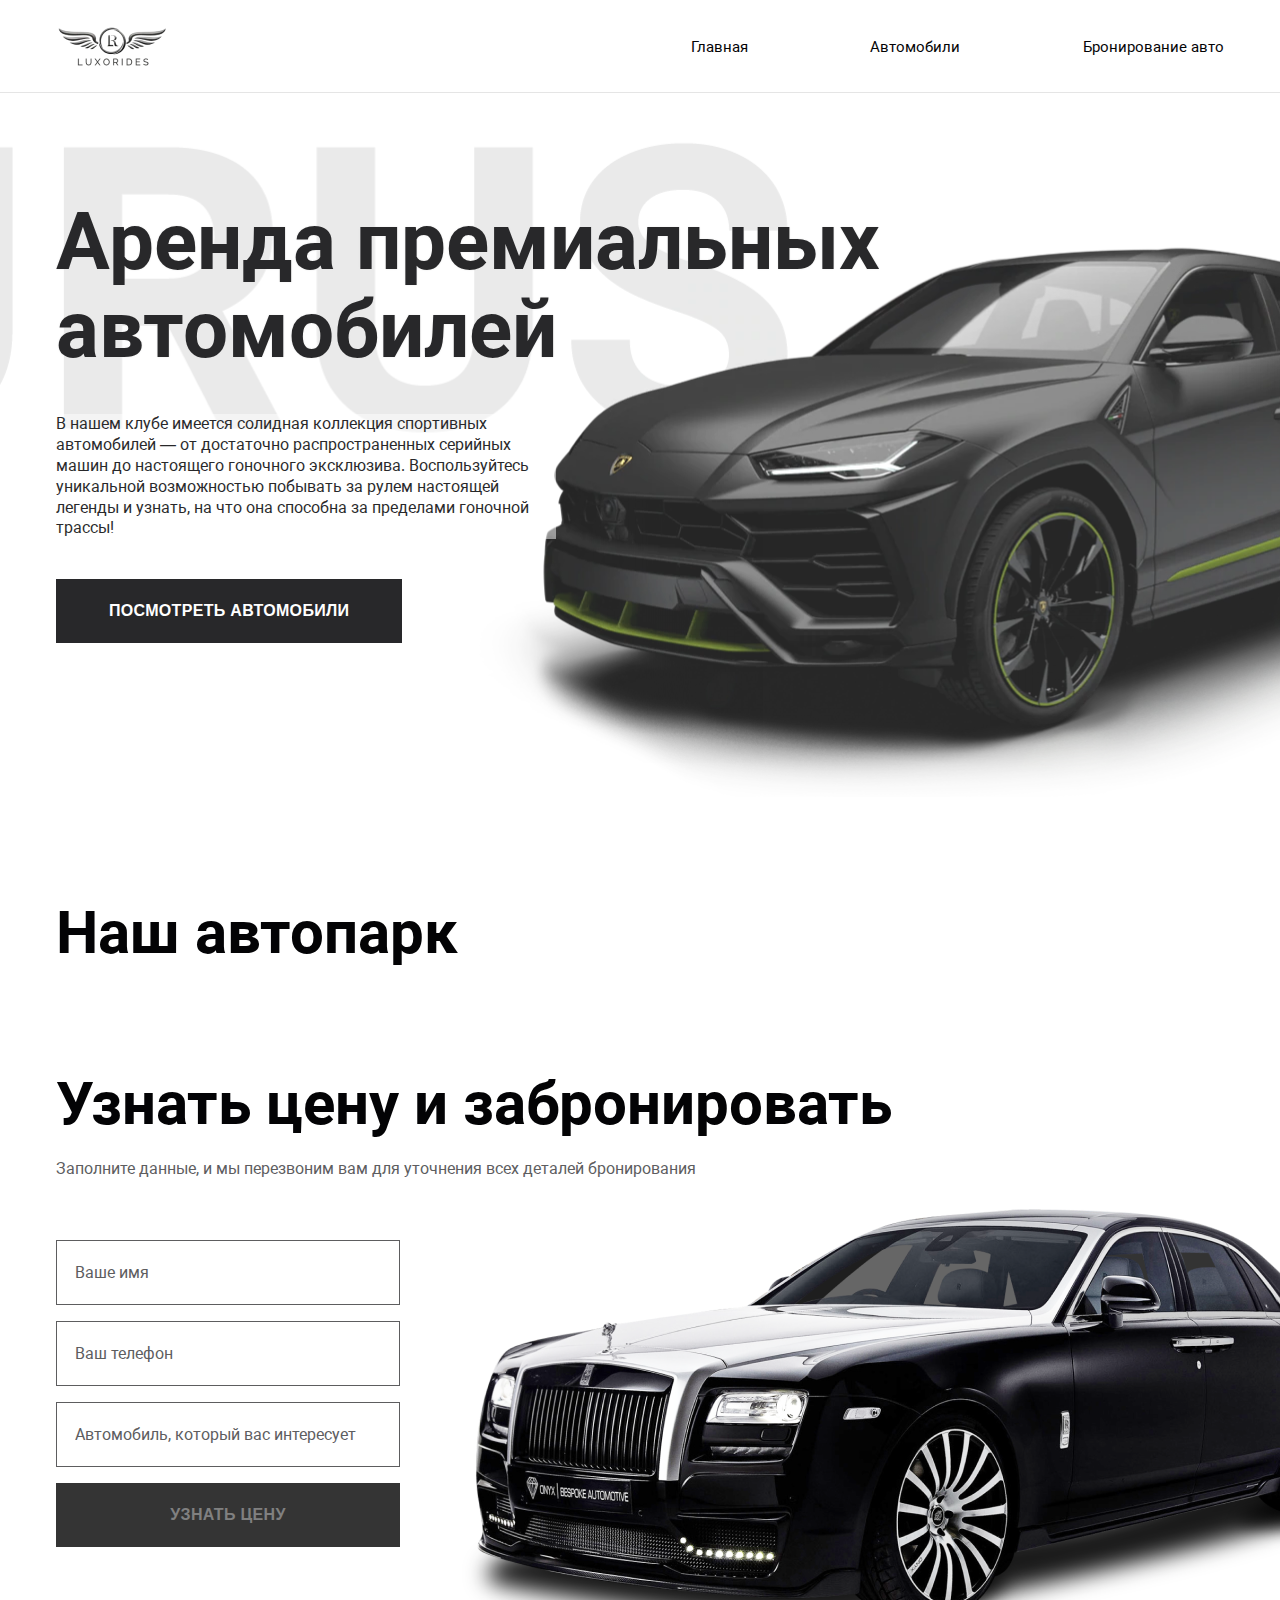
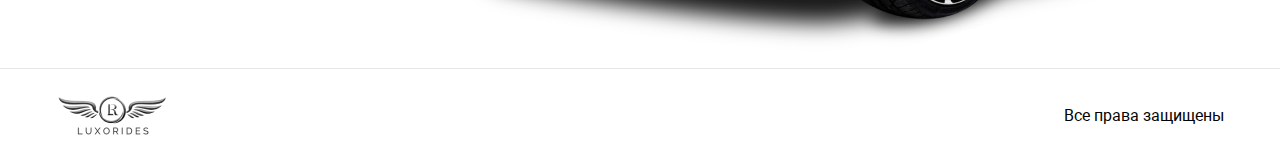
<file: cars-app/index.html>
<!DOCTYPE html><html lang="en"><head>
  <meta charset="utf-8">
  <title>CarsApp</title>
  <base href="/cars-app/">
  <meta name="viewport" content="width=device-width, initial-scale=1">
  <link rel="icon" type="image/x-icon" href="favicon.ico">
<style>*,*:after,*:before{padding:0;margin:0;box-sizing:border-box}@font-face{font-family:Roboto;src:url(Roboto.3d305e3241f69eb1.ttf)}@font-face{font-family:Roboto;src:url(Robotobold.6262c49945b78f15.ttf);font-weight:700}body{font-family:Roboto,sans-serif;color:#030305;min-height:100vh;display:flex;flex-direction:column}</style><link rel="stylesheet" href="/cars-app/styles.012e116c7abc23aa.css" media="print" onload="this.media='all'"><noscript><link rel="stylesheet" href="/cars-app/styles.012e116c7abc23aa.css"></noscript></head>
<body>
  <app-root></app-root>
<script src="/cars-app/runtime.a3aa56ba3330a534.js" type="module"></script><script src="/cars-app/polyfills.1ef10fa3ee6c3aad.js" type="module"></script><script src="/cars-app/main.156f431b4b774c92.js" type="module"></script>

</body></html>
</file>
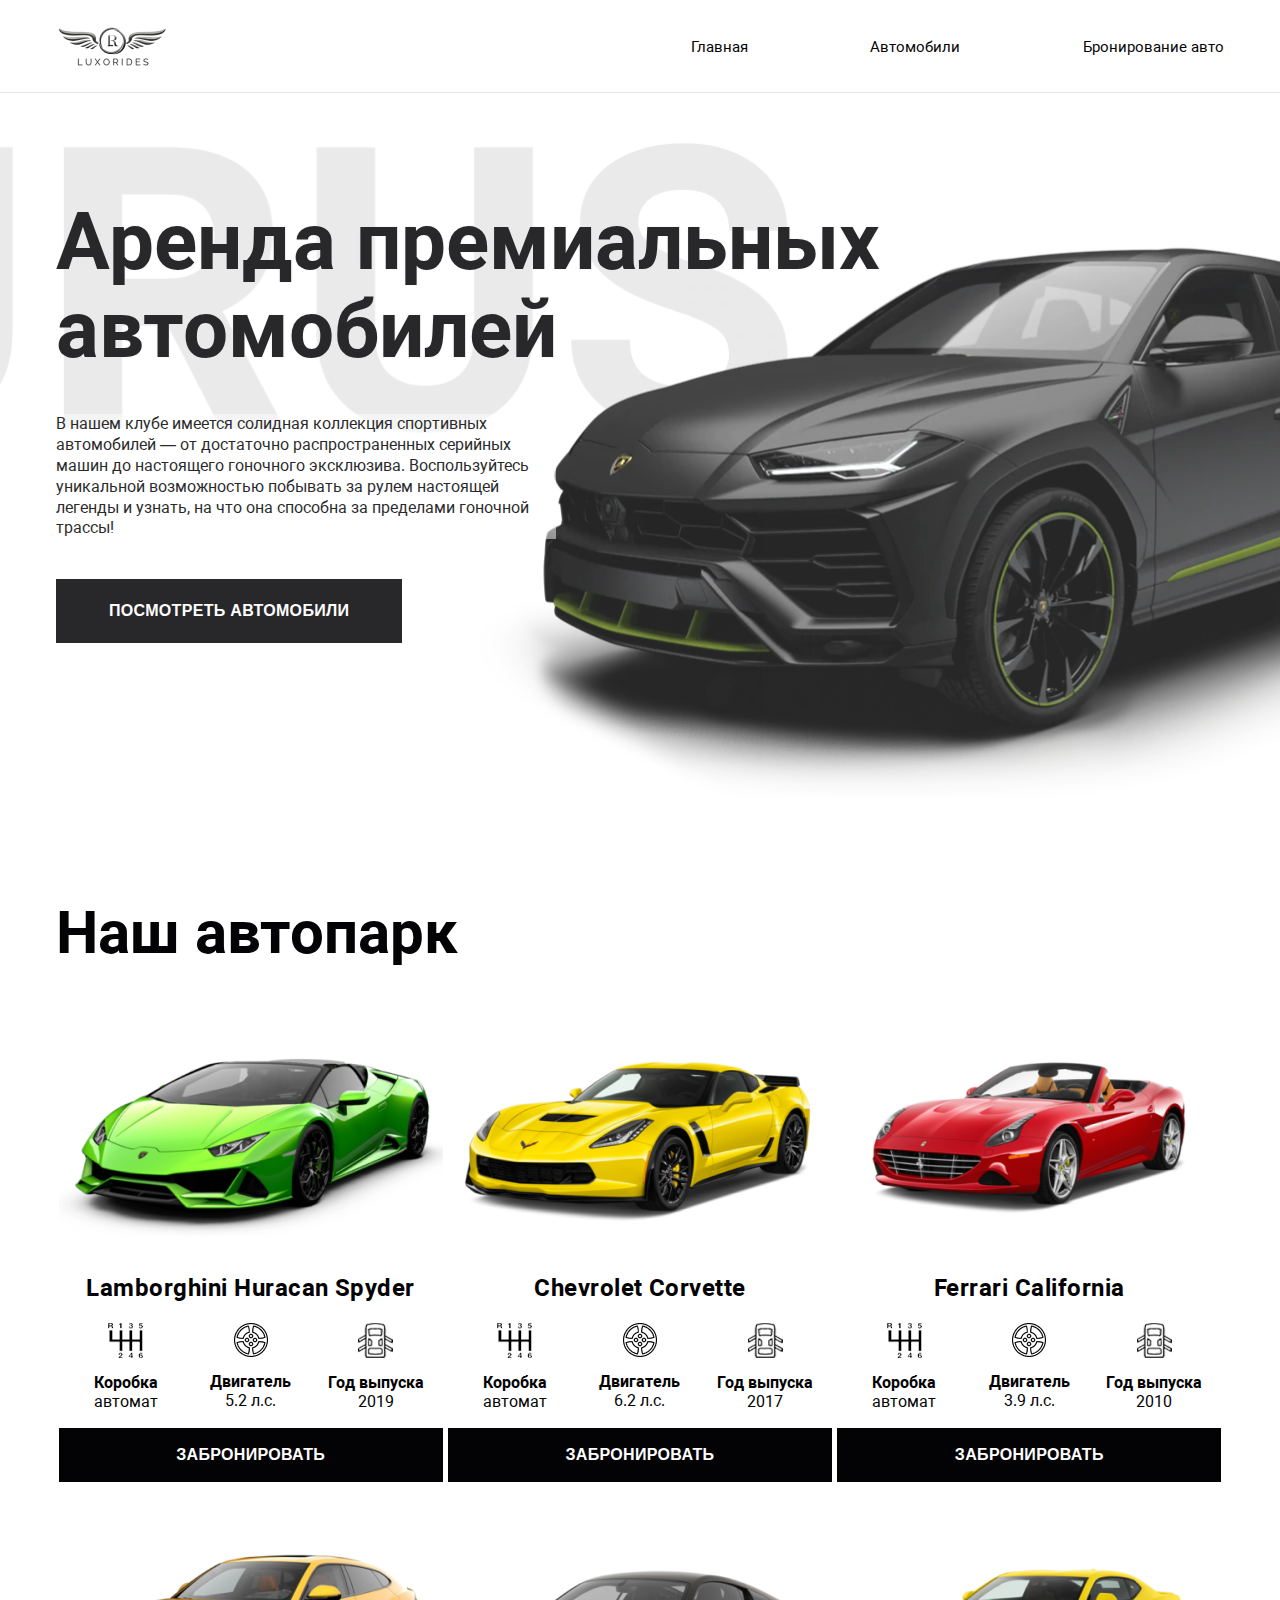
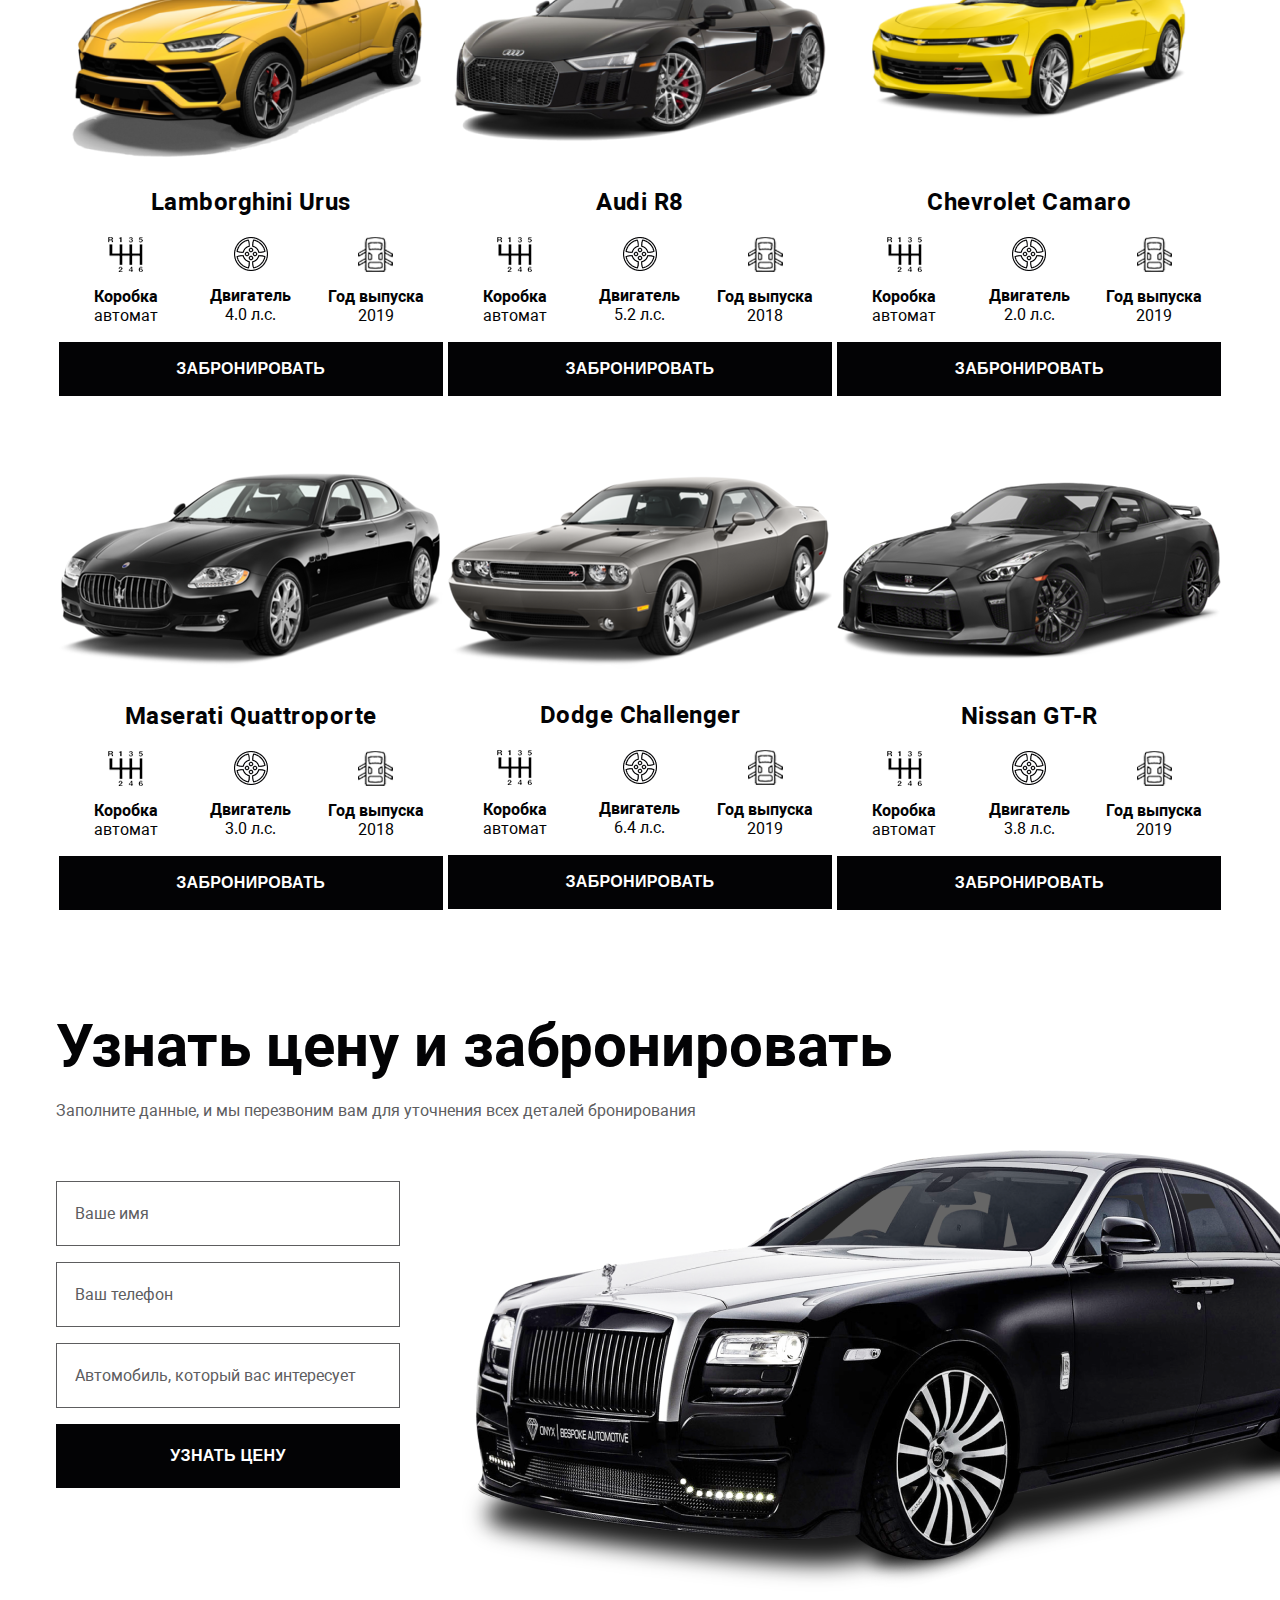
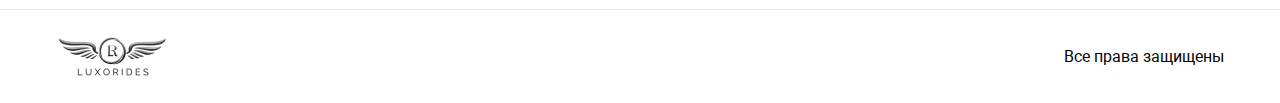
<file: cars-hw/index.html>
<!DOCTYPE html>
<html lang="ru">
<head>
  <meta charset="UTF-8">
  <meta http-equiv="X-UA-Compatible" content="IE=edge">
  <meta name="viewport" content="width=device-width, initial-scale=1.0">
  <title>Аренда премиальных автомобилей</title>
  <link rel="stylesheet" href="styles/style.css">
</head>
<body>
  <header class="header">
    <div class="container">
      <div class="logo">
        <img src="images/logo.png" alt="logo" class="logo-img">
      </div>
      <nav class="menu">
        <ul>
          <li class="menu-item"><a href="#">Главная</a></li>
          <li class="menu-item"><a href="#cars">Автомобили</a></li>
          <li class="menu-item"><a href="#rent">Бронирование авто</a></li>
        </ul>
      </nav>
    </div>
  </header>
  <section class="main">
    <div class="container">
      <div class="main-info">
        <h1 class="main-title">Аренда премиальных автомобилей</h1>
        <div class="main-text">
          В нашем клубе имеется солидная коллекция спортивных автомобилей — от достаточно распространенных серийных машин до настоящего гоночного эксклюзива. Воспользуйтесь уникальной возможностью побывать за рулем настоящей легенды и узнать, на что она способна за пределами гоночной трассы!
        </div>
        <div class="main-action">
          <button class="button">Посмотреть автомобили</button>
        </div>
      </div>
    </div>
  </section>
  <section class="cars" id="cars">
    <div class="container">
      <h2 class="subtitle">Наш автопарк</h2>
      <div class="car-items">
        <div class="car-item">
          <div class="car-item-img">
            <img src="images/car1.png" alt="Green Lamborghini Huracan Spyder">
          </div>
          <div class="car-item-title">Lamborghini Huracan Spyder</div>
          <div class="car-item-info">
            <div class="car-item-point">
              <img src="images/transmission.png" alt="Transmission">
              <div>Коробка</div>
              <div>автомат</div>
            </div>
            <div class="car-item-point">
              <img src="images/wheel.png" alt="Wheel">
              <div>Двигатель</div>
              <div>5.2 л.с.</div>
            </div>
            <div class="car-item-point">
              <img src="images/year.png" alt="Year">
              <div>Год выпуска</div>
              <div>2019</div>
            </div>
          </div>
          <div class="car-item-action">
            <button class="button">ЗАбронировать</button>
          </div>
        </div>
        <div class="car-item">
          <div class="car-item-img">
            <img src="images/car2.png" alt="Yellow Chevrolet Corvette">
          </div>
          <div class="car-item-title">Chevrolet Corvette</div>
          <div class="car-item-info">
            <div class="car-item-point">
              <img src="images/transmission.png" alt="Transmission">
              <div>Коробка</div>
              <div>автомат</div>
            </div>
            <div class="car-item-point">
              <img src="images/wheel.png" alt="Wheel">
              <div>Двигатель</div>
              <div>6.2 л.с.</div>
            </div>
            <div class="car-item-point">
              <img src="images/year.png" alt="Year">
              <div>Год выпуска</div>
              <div>2017</div>
            </div>
          </div>
          <div class="car-item-action">
            <button class="button">ЗАбронировать</button>
          </div>
        </div>
        <div class="car-item">
          <div class="car-item-img">
            <img src="images/car3.png" alt="Red Ferrari California">
          </div>
          <div class="car-item-title">Ferrari California</div>
          <div class="car-item-info">
            <div class="car-item-point">
              <img src="images/transmission.png" alt="Transmission">
              <div>Коробка</div>
              <div>автомат</div>
            </div>
            <div class="car-item-point">
              <img src="images/wheel.png" alt="Wheel">
              <div>Двигатель</div>
              <div>3.9 л.с.</div>
            </div>
            <div class="car-item-point">
              <img src="images/year.png" alt="Year">
              <div>Год выпуска</div>
              <div>2010</div>
            </div>
          </div>
          <div class="car-item-action">
            <button class="button">ЗАбронировать</button>
          </div>
        </div>
        <div class="car-item">
          <div class="car-item-img">
            <img src="images/car4.png" alt="Sand Lamborghini Urus">
          </div>
          <div class="car-item-title">Lamborghini Urus</div>
          <div class="car-item-info">
            <div class="car-item-point">
              <img src="images/transmission.png" alt="Transmission">
              <div>Коробка</div>
              <div>автомат</div>
            </div>
            <div class="car-item-point">
              <img src="images/wheel.png" alt="Wheel">
              <div>Двигатель</div>
              <div>4.0 л.с.</div>
            </div>
            <div class="car-item-point">
              <img src="images/year.png" alt="Year">
              <div>Год выпуска</div>
              <div>2019</div>
            </div>
          </div>
          <div class="car-item-action">
            <button class="button">ЗАбронировать</button>
          </div>
        </div>
        <div class="car-item">
          <div class="car-item-img">
            <img src="images/car5.png" alt="Black Audi R8">
          </div>
          <div class="car-item-title">Audi R8</div>
          <div class="car-item-info">
            <div class="car-item-point">
              <img src="images/transmission.png" alt="Transmission">
              <div>Коробка</div>
              <div>автомат</div>
            </div>
            <div class="car-item-point">
              <img src="images/wheel.png" alt="Wheel">
              <div>Двигатель</div>
              <div>5.2 л.с.</div>
            </div>
            <div class="car-item-point">
              <img src="images/year.png" alt="Year">
              <div>Год выпуска</div>
              <div>2018</div>
            </div>
          </div>
          <div class="car-item-action">
            <button class="button">ЗАбронировать</button>
          </div>
        </div>
        <div class="car-item">
          <div class="car-item-img">
            <img src="images/car6.png" alt="Yellow Chevrolet Camaro">
          </div>
          <div class="car-item-title">Chevrolet Camaro</div>
          <div class="car-item-info">
            <div class="car-item-point">
              <img src="images/transmission.png" alt="Transmission">
              <div>Коробка</div>
              <div>автомат</div>
            </div>
            <div class="car-item-point">
              <img src="images/wheel.png" alt="Wheel">
              <div>Двигатель</div>
              <div>2.0 л.с.</div>
            </div>
            <div class="car-item-point">
              <img src="images/year.png" alt="Year">
              <div>Год выпуска</div>
              <div>2019</div>
            </div>
          </div>
          <div class="car-item-action">
            <button class="button">ЗАбронировать</button>
          </div>
        </div>
        <div class="car-item">
          <div class="car-item-img">
            <img src="images/car7.png" alt="Black Maserati Quattroporte">
          </div>
          <div class="car-item-title">Maserati Quattroporte</div>
          <div class="car-item-info">
            <div class="car-item-point">
              <img src="images/transmission.png" alt="Transmission">
              <div>Коробка</div>
              <div>автомат</div>
            </div>
            <div class="car-item-point">
              <img src="images/wheel.png" alt="Wheel">
              <div>Двигатель</div>
              <div>3.0 л.с.</div>
            </div>
            <div class="car-item-point">
              <img src="images/year.png" alt="Year">
              <div>Год выпуска</div>
              <div>2018</div>
            </div>
          </div>
          <div class="car-item-action">
            <button class="button">ЗАбронировать</button>
          </div>
        </div>
        <div class="car-item">
          <div class="car-item-img">
            <img src="images/car8.png" alt="Gray Dodge Challenger">
          </div>
          <div class="car-item-title">Dodge Challenger</div>
          <div class="car-item-info">
            <div class="car-item-point">
              <img src="images/transmission.png" alt="Transmission">
              <div>Коробка</div>
              <div>автомат</div>
            </div>
            <div class="car-item-point">
              <img src="images/wheel.png" alt="Wheel">
              <div>Двигатель</div>
              <div>6.4 л.с.</div>
            </div>
            <div class="car-item-point">
              <img src="images/year.png" alt="Year">
              <div>Год выпуска</div>
              <div>2019</div>
            </div>
          </div>
          <div class="car-item-action">
            <button class="button">ЗАбронировать</button>
          </div>
        </div>
        <div class="car-item">
          <div class="car-item-img">
            <img src="images/car9.png" alt="Black Nissan GT-R ">
          </div>
          <div class="car-item-title">Nissan GT-R </div>
          <div class="car-item-info">
            <div class="car-item-point">
              <img src="images/transmission.png" alt="Transmission">
              <div>Коробка</div>
              <div>автомат</div>
            </div>
            <div class="car-item-point">
              <img src="images/wheel.png" alt="Wheel">
              <div>Двигатель</div>
              <div>3.8 л.с.</div>
            </div>
            <div class="car-item-point">
              <img src="images/year.png" alt="Year">
              <div>Год выпуска</div>
              <div>2019</div>
            </div>
          </div>
          <div class="car-item-action">
            <button class="button">ЗАбронировать</button>
          </div>
        </div>
      </div>
    </div>
  </section>
  <section class="rent" id="rent">
    <div class="container">
      <h2 class="subtitle">Узнать цену и забронировать</h2>
      <div class="rent-text">
        Заполните данные, и мы перезвоним вам для уточнения всех деталей бронирования
      </div>
      <form action="" class="rent-form">
        <input type="text" class="rent-input" placeholder="Ваше имя">
        <input type="text" class="rent-input" placeholder="Ваш телефон">
        <input type="text" class="rent-input" placeholder="Автомобиль, который вас интересует">
        <button class="button">Узнать цену</button>
        <img src="images/rolls.png" alt="Black Rolls Royce" class="rent-img">
      </form>
    </div>
  </section>
  <footer class="footer">
    <div class="container">
      <div class="logo">
        <img src="images/logo.png" alt="logo" class="logo-img">
      </div>
      <div class="copyright">Все права защищены</div>
    </div>
  </footer>
</body>
</html>
</file>
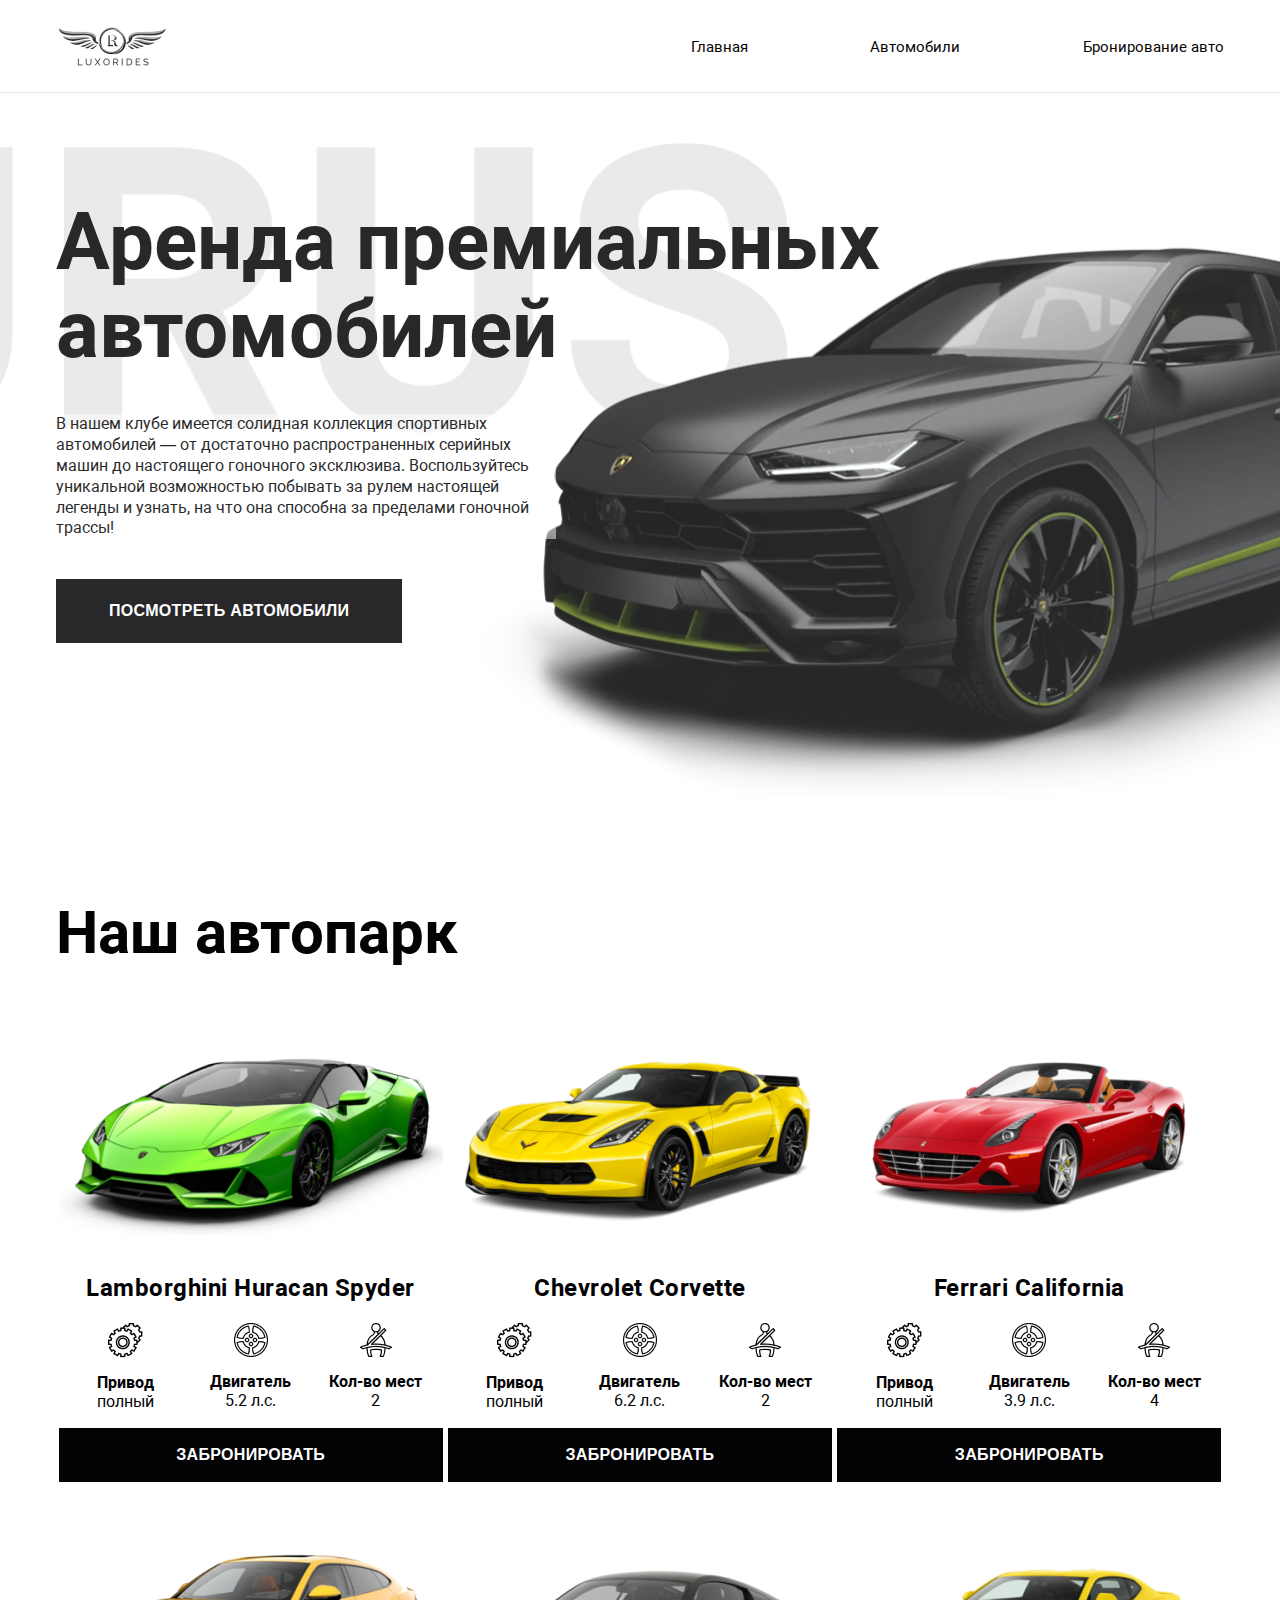
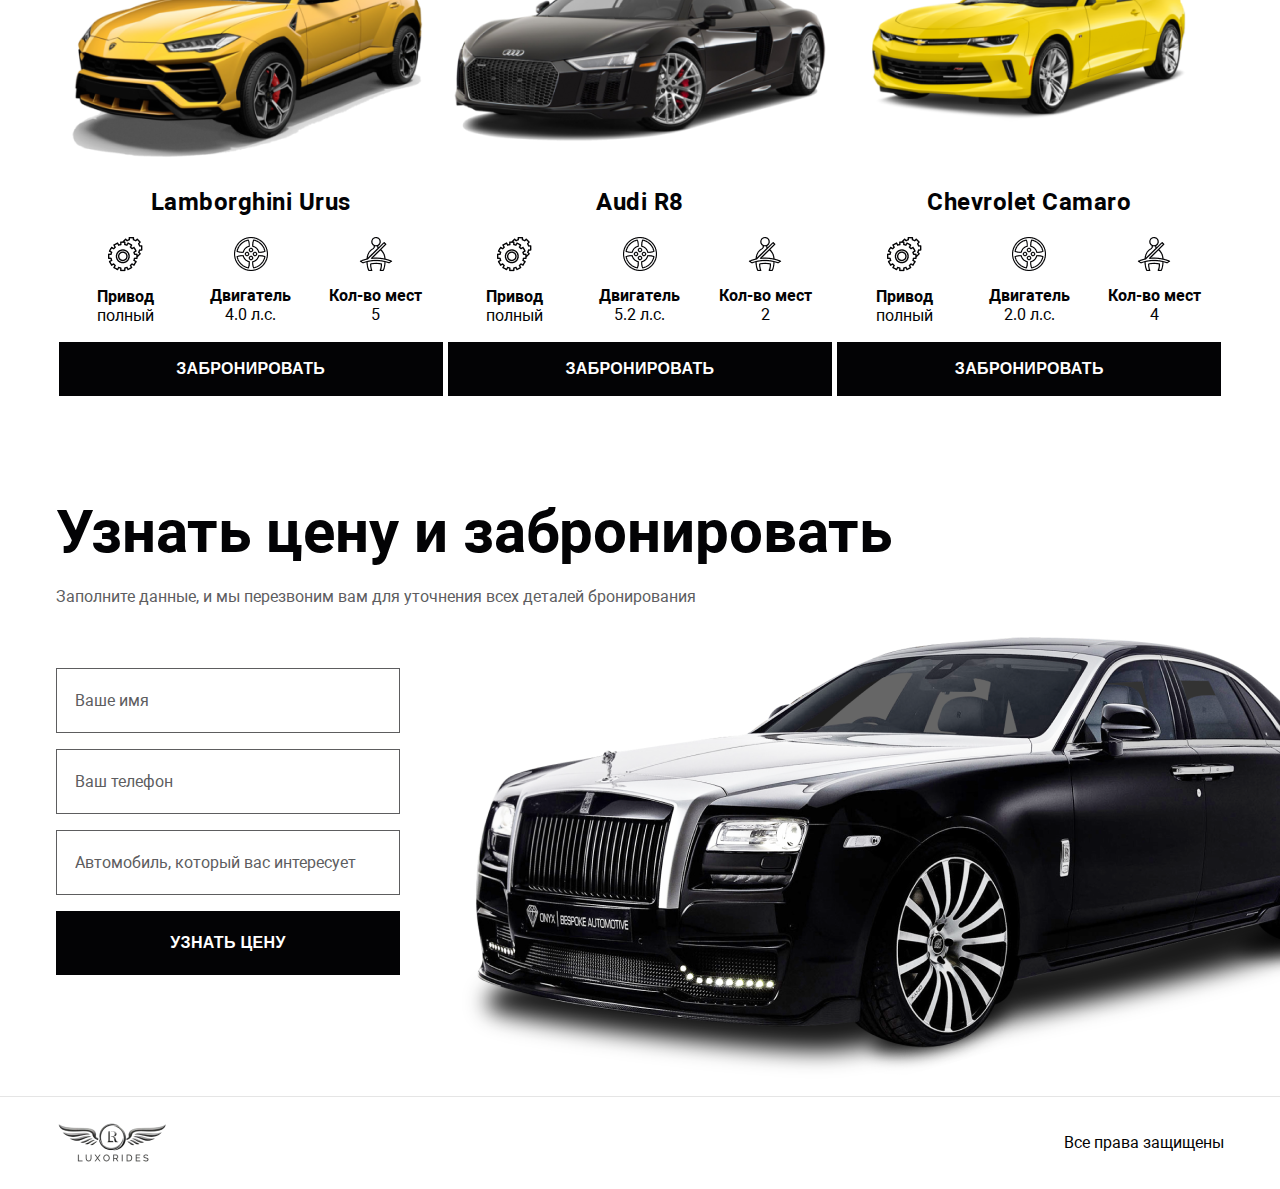
<file: cars/index.html>
<!DOCTYPE html>
<html lang="ru">
<head>
  <meta charset="UTF-8">
  <meta http-equiv="X-UA-Compatible" content="IE=edge">
  <meta name="viewport" content="width=device-width, initial-scale=1.0">
  <title>Аренда премиальных автомобилей</title>
  <link rel="stylesheet" href="styles/style.css">
</head>
<body>
  <header class="header">
    <div class="container">
      <div class="logo">
        <img src="images/logo.png" alt="logo" class="logo-img">
      </div>
      <nav class="menu">
        <ul>
          <li class="menu-item"><a href="#">Главная</a></li>
          <li class="menu-item"><a href="#cars">Автомобили</a></li>
          <li class="menu-item"><a href="#rent">Бронирование авто</a></li>
        </ul>
      </nav>
    </div>
  </header>
  <section class="main">
    <div class="container">
      <div class="main-info">
        <h1 class="main-title">Аренда премиальных автомобилей</h1>
        <div class="main-text">
          В нашем клубе имеется солидная коллекция спортивных автомобилей — от достаточно распространенных серийных машин до настоящего гоночного эксклюзива. Воспользуйтесь уникальной возможностью побывать за рулем настоящей легенды и узнать, на что она способна за пределами гоночной трассы!
        </div>
        <div class="main-action">
          <button class="button" id="main-action">Посмотреть автомобили</button>
        </div>
      </div>
    </div>
  </section>
  <section class="cars" id="cars">
    <div class="container">
      <h2 class="subtitle">Наш автопарк</h2>
      <div class="car-items">
        <div class="car-item">
          <div class="car-item-img">
            <img src="images/car1.png" alt="Green Lamborghini Huracan Spyder">
          </div>
          <div class="car-item-title">Lamborghini Huracan Spyder</div>
          <div class="car-item-info">
            <div class="car-item-point">
              <img src="images/gear.png" alt="Gear">
              <div>Привод</div>
              <div>полный</div>
            </div>
            <div class="car-item-point">
              <img src="images/wheel.png" alt="Wheel">
              <div>Двигатель</div>
              <div>5.2 л.с.</div>
            </div>
            <div class="car-item-point">
              <img src="images/belt.png" alt="Belt">
              <div>Кол-во мест</div>
              <div>2</div>
            </div>
          </div>
          <div class="car-item-action">
            <button class="button car-button">ЗАбронировать</button>
          </div>
        </div>
        <div class="car-item">
          <div class="car-item-img">
            <img src="images/car2.png" alt="Yellow Chevrolet Corvette">
          </div>
          <div class="car-item-title">Chevrolet Corvette</div>
          <div class="car-item-info">
            <div class="car-item-point">
              <img src="images/gear.png" alt="Gear">
              <div>Привод</div>
              <div>полный</div>
            </div>
            <div class="car-item-point">
              <img src="images/wheel.png" alt="Wheel">
              <div>Двигатель</div>
              <div>6.2 л.с.</div>
            </div>
            <div class="car-item-point">
              <img src="images/belt.png" alt="Belt">
              <div>Кол-во мест</div>
              <div>2</div>
            </div>
          </div>
          <div class="car-item-action">
            <button class="button car-button">ЗАбронировать</button>
          </div>
        </div>
        <div class="car-item">
          <div class="car-item-img">
            <img src="images/car3.png" alt="Red Ferrari California">
          </div>
          <div class="car-item-title">Ferrari California</div>
          <div class="car-item-info">
            <div class="car-item-point">
              <img src="images/gear.png" alt="Gear">
              <div>Привод</div>
              <div>полный</div>
            </div>
            <div class="car-item-point">
              <img src="images/wheel.png" alt="Wheel">
              <div>Двигатель</div>
              <div>3.9 л.с.</div>
            </div>
            <div class="car-item-point">
              <img src="images/belt.png" alt="Belt">
              <div>Кол-во мест</div>
              <div>4</div>
            </div>
          </div>
          <div class="car-item-action">
            <button class="button car-button">ЗАбронировать</button>
          </div>
        </div>
        <div class="car-item">
          <div class="car-item-img">
            <img src="images/car4.png" alt="Sand Lamborghini Urus">
          </div>
          <div class="car-item-title">Lamborghini Urus</div>
          <div class="car-item-info">
            <div class="car-item-point">
              <img src="images/gear.png" alt="Gear">
              <div>Привод</div>
              <div>полный</div>
            </div>
            <div class="car-item-point">
              <img src="images/wheel.png" alt="Wheel">
              <div>Двигатель</div>
              <div>4.0 л.с.</div>
            </div>
            <div class="car-item-point">
              <img src="images/belt.png" alt="Belt">
              <div>Кол-во мест</div>
              <div>5</div>
            </div>
          </div>
          <div class="car-item-action">
            <button class="button car-button">ЗАбронировать</button>
          </div>
        </div>
        <div class="car-item">
          <div class="car-item-img">
            <img src="images/car5.png" alt="Black Audi R8">
          </div>
          <div class="car-item-title">Audi R8</div>
          <div class="car-item-info">
            <div class="car-item-point">
              <img src="images/gear.png" alt="Gear">
              <div>Привод</div>
              <div>полный</div>
            </div>
            <div class="car-item-point">
              <img src="images/wheel.png" alt="Wheel">
              <div>Двигатель</div>
              <div>5.2 л.с.</div>
            </div>
            <div class="car-item-point">
              <img src="images/belt.png" alt="Belt">
              <div>Кол-во мест</div>
              <div>2</div>
            </div>
          </div>
          <div class="car-item-action">
            <button class="button car-button">ЗАбронировать</button>
          </div>
        </div>
        <div class="car-item">
          <div class="car-item-img">
            <img src="images/car6.png" alt="Yellow Chevrolet Camaro">
          </div>
          <div class="car-item-title">Chevrolet Camaro</div>
          <div class="car-item-info">
            <div class="car-item-point">
              <img src="images/gear.png" alt="Gear">
              <div>Привод</div>
              <div>полный</div>
            </div>
            <div class="car-item-point">
              <img src="images/wheel.png" alt="Wheel">
              <div>Двигатель</div>
              <div>2.0 л.с.</div>
            </div>
            <div class="car-item-point">
              <img src="images/belt.png" alt="Belt">
              <div>Кол-во мест</div>
              <div>4</div>
            </div>
          </div>
          <div class="car-item-action">
            <button class="button car-button">ЗАбронировать</button>
          </div>
        </div>
      </div>
    </div>
  </section>
  <section class="rent" id="rent">
    <div class="container">
      <h2 class="subtitle">Узнать цену и забронировать</h2>
      <div class="rent-text">
        Заполните данные, и мы перезвоним вам для уточнения всех деталей бронирования
      </div>
      <form action="" class="rent-form">
        <input type="text" class="rent-input" id="name" placeholder="Ваше имя">
        <input type="text" class="rent-input" id="phone" placeholder="Ваш телефон">
        <input type="text" class="rent-input" id="car" placeholder="Автомобиль, который вас интересует">
        <button class="button" id="rent-action" type="button">Узнать цену</button>
        <img src="images/rolls.png" alt="Black Rolls Royce" class="rent-img">
      </form>
    </div>
  </section>
  <footer class="footer">
    <div class="container">
      <div class="logo">
        <img src="images/logo.png" alt="logo" class="logo-img">
      </div>
      <div class="copyright">Все права защищены</div>
    </div>
  </footer>
  <script src="scripts/index.js"></script>
</body>
</html>
</file>
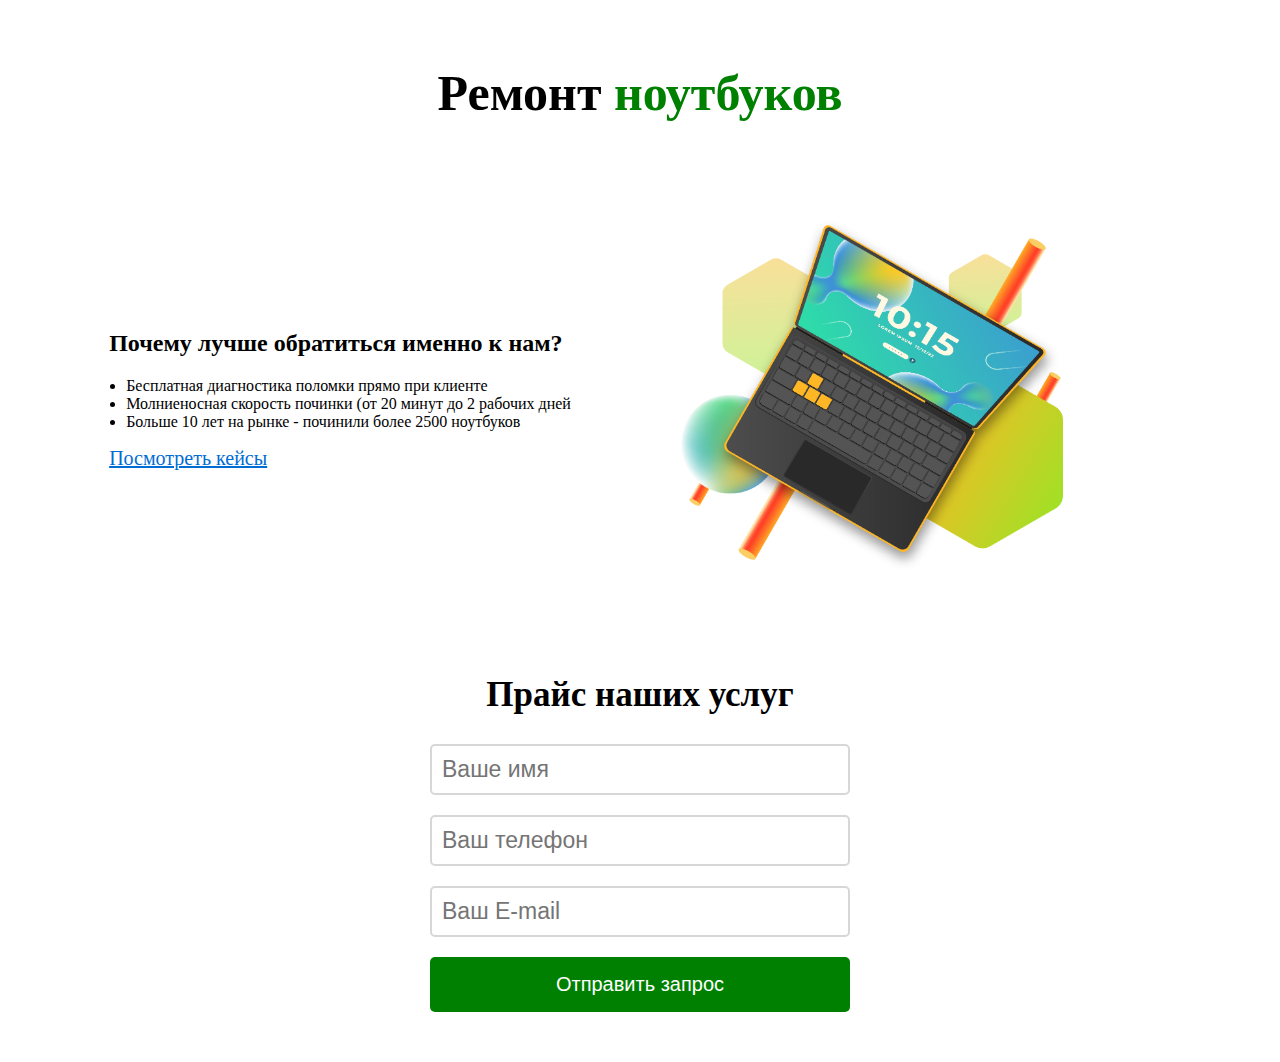
<file: first-project/index.html>
<!DOCTYPE html>
<html lang="ru">
<head>
    <meta charset="UTF-8">
    <meta http-equiv="X-UA-Compatible" content="IE=edge">
    <meta name="viewport" content="width=device-width, initial-scale=1.0">
    <title>Моя первая страница</title>
    <link rel="stylesheet" href="styles.css">
</head>
<body>
    <h1 class="heading">Ремонт <span>ноутбуков</span></h1>
    <div class="main">
        <div class="main-info">
            <h2>Почему лучше обратиться именно к нам?</h2>
            <ul>
                <li>Бесплатная диагностика поломки прямо при клиенте</li>
                <li>Молниеносная скорость починки (от 20 минут до 2 рабочих дней</li>
                <li>Больше 10 лет на рынке - починили более 2500 ноутбуков</li>
            </ul>
            <a href="https://google.com">Посмотреть кейсы</a>
        </div>
        <img src="image2.png" alt="Ноутбук">
    </div>
    <div class="form">
        <h2>Прайс наших услуг</h2>
        <input type="text" placeholder="Ваше имя">
        <input type="text" placeholder="Ваш телефон">
        <input type="email" placeholder="Ваш E-mail">
        <button>Отправить запрос</button>
    </div>
</body>
</html>
</file>
<file: cars-app/styles.012e116c7abc23aa.css>
*,*:after,*:before{padding:0;margin:0;box-sizing:border-box}@font-face{font-family:Roboto;src:url(Roboto.3d305e3241f69eb1.ttf)}@font-face{font-family:Roboto;src:url(Robotobold.6262c49945b78f15.ttf);font-weight:700}body{font-family:Roboto,sans-serif;color:#030305;min-height:100vh;display:flex;flex-direction:column}
</file>
<file: cars-hw/styles/style.css>
*, *::after, *::before {
  padding: 0;
  margin: 0;
  box-sizing: border-box;
}
@font-face {
  font-family: 'Roboto';
  src: url("../fonts/Roboto.ttf");
}
@font-face {
  font-family: 'Roboto';
  src: url("../fonts/Robotobold.ttf");
  font-weight: bold;
}
body {
  font-family: 'Roboto', sans-serif;
  color: #030305;
  min-height: 100vh;
  display: flex;
  flex-direction: column;
}
.container {
  max-width: 1200px;
  margin: 0 auto;
  padding: 0 1em;
}

/* Header & Footer */

.header {
  border-bottom: 1px solid #E5E5E5;
  background: #FFFFFF;
  position: sticky;
  top: 0;
  z-index: 1;
}
.header,
.footer {
  padding: 1.67em 0;
}
.footer {
  border-top: 1px solid #E5E5E5;
  margin-top: auto;
}
.header .container,
.footer .container {
  display: flex;
  align-items: center;
  justify-content: space-between;
}
.logo img {
  vertical-align: bottom;
}
.menu ul {
  list-style: none;
  display: flex;
}
.menu-item {
  margin-left: 7.67em;
}
.menu-item a {
  text-decoration: none;
  color: #030305;
  font-size: 0.94rem;
}
.menu-item a:hover {
  border-bottom: 2px solid #030305;
}

/* Top Section */

.main {
  background-image: url('../images/background.png');
  background-position: center;
  background-size: cover;
  padding: 6.56em 0 9.63em;
  opacity: 0.85;
}
.main-info {
  max-width: 855px;
}
.main-title {
  font-size: 5rem;
  line-height: 1.1;
  font-weight: bold;
  text-shadow: 0 0 2px #E5E5E5;
}
.main-text {
  font-size: 1rem;
  line-height: 1.3;
  margin: 2.5em 0;
  max-width: 500px;
  background-color: rgba(255, 255, 255, 0.5);
}
.button {
  background: #030305;
  color: #ffffff;
  border: none;
  text-transform: uppercase;
  font-size: 1rem;
  font-weight: bold;
  line-height: 1.5;
  letter-spacing: 0.02em;
  padding: 1.25em 3.31em;
  cursor: pointer;
  transition: background-color 0.2s;
}
.button:hover,
.button:focus {
  background-color: #1f1f34;
}
.button:active {
  background-color: #030305;
}

/* Cars for Rent Section */

.cars {
  padding: 6.25em 0;
}
.subtitle {
  font-weight: bold;
  font-size: 3.75rem;
}
.car-items {
  display: flex;
  flex-wrap: wrap;
  align-items: center;
  justify-content: space-around;
}
.car-item {
  max-width: 384px;
  text-align: center;
  margin-top: 2.5em;
}
.car-item-img img {
  vertical-align: bottom;
}
.car-item-title {
  font-weight: bold;
  font-size: 1.5rem;
  line-height: 1.5;
  letter-spacing: 0.02em;
  padding: .625em 0 .7em;
}
.car-item-info {
  display: flex;
  align-items: center;
  justify-content: center;
}
.car-item-point {
  width: 110px;
  height: 92px;
  margin: 0 .47em;
}
.car-item-point img {
  margin-bottom: .69em;
}
.car-item-action .button {
  width: 100%;
  padding: .94em 0;
  margin-top: .81em;
}
.car-item-point > :nth-child(2) {
  font-weight: bold;
}

/* Rent Form Section */

.rent {
  overflow: hidden;
}
.rent .container {
  position: relative;
  padding-bottom: 7.56em;
}
.rent-text {
  color: #5D5D5F;
  line-height: 1.3;
  margin: 1.25em 0 3.75em;
}
.rent-form {
  max-width: 344px;
}
.rent-input,
.rent-form .button {
  width: 100%;
}
.rent-input {
  font-size: 1rem;
  font-family: inherit;
  padding: 1.375em 1.125em;
  border: 1px solid #5D5D5F;
  margin-bottom: 1em;
  outline: none;
}
.rent-input::placeholder {
  color: #5D5D5F;
}
.rent-img {
  position: absolute;
  bottom: 0;
  left: 400px;
}
</file>
<file: cars/styles/style.css>
*, *::after, *::before {
  padding: 0;
  margin: 0;
  box-sizing: border-box;
}
@font-face {
  font-family: 'Roboto';
  src: url("../fonts/Roboto.ttf");
}
@font-face {
  font-family: 'Roboto';
  src: url("../fonts/Robotobold.ttf");
  font-weight: bold;
}
body {
  font-family: 'Roboto', sans-serif;
  color: #030305;
  min-height: 100vh;
  display: flex;
  flex-direction: column;
}
.container {
  max-width: 1200px;
  margin: 0 auto;
  padding: 0 1em;
}

/* Header & Footer */

.header {
  border-bottom: 1px solid #E5E5E5;
  background: #FFFFFF;
  position: sticky;
  top: 0;
  z-index: 1;
}
.header,
.footer {
  padding: 1.67em 0;
}
.footer {
  border-top: 1px solid #E5E5E5;
  margin-top: auto;
}
.header .container,
.footer .container {
  display: flex;
  align-items: center;
  justify-content: space-between;
}
.logo img {
  vertical-align: bottom;
}
.menu ul {
  list-style: none;
  display: flex;
}
.menu-item {
  margin-left: 7.67em;
}
.menu-item a {
  text-decoration: none;
  color: #030305;
  font-size: 0.94rem;
}
.menu-item a:hover {
  border-bottom: 2px solid #030305;
}

/* Top Section */

.main {
  background-image: url("../images/background.png");
  background-position: center;
  background-size: cover;
  padding: 6.56em 0 9.63em;
  opacity: 0.85;
}
.main-info {
  max-width: 855px;
}
.main-title {
  font-size: 5rem;
  line-height: 1.1;
  font-weight: bold;
  text-shadow: 0 0 2px #E5E5E5;
}
.main-text {
  font-size: 1rem;
  line-height: 1.3;
  margin: 2.5em 0;
  max-width: 500px;
  background-color: rgba(255, 255, 255, 0.5);
}
.button {
  background: #030305;
  color: #ffffff;
  border: none;
  text-transform: uppercase;
  font-size: 1rem;
  font-weight: bold;
  line-height: 1.5;
  letter-spacing: 0.02em;
  padding: 1.25em 3.31em;
  cursor: pointer;
  transition: background-color 0.2s;
}
.button:hover,
.button:focus {
  background-color: #1f1f34;
}
.button:active {
  background-color: #030305;
}

/* Cars for Rent Section */

.cars {
  padding: 6.25em 0;
}
.subtitle {
  font-weight: bold;
  font-size: 3.75rem;
}
.car-items {
  display: flex;
  flex-wrap: wrap;
  align-items: center;
  justify-content: space-around;
}
.car-item {
  max-width: 384px;
  text-align: center;
  margin-top: 2.5em;
}
.car-item-img:hover img {
  transform: scale(1.1);
}
.car-item-img img {
  vertical-align: bottom;
  transition: all .3s;
}
.car-item-title {
  font-weight: bold;
  font-size: 1.5rem;
  line-height: 1.5;
  letter-spacing: 0.02em;
  padding: .625em 0 .7em;
}
.car-item-info {
  display: flex;
  align-items: center;
  justify-content: center;
}
.car-item-point {
  width: 110px;
  height: 92px;
  margin: 0 .47em;
}
.car-item-point img {
  margin-bottom: .69em;
}
.car-item-action .button {
  width: 100%;
  padding: .94em 0;
  margin-top: .81em;
}
.car-item-point > :nth-child(2) {
  font-weight: bold;
}

/* Rent Form Section */

.rent {
  overflow: hidden;
}
.rent .container {
  position: relative;
  padding-bottom: 7.56em;
}
.rent-text {
  color: #5D5D5F;
  line-height: 1.3;
  margin: 1.25em 0 3.75em;
}
.rent-form {
  max-width: 344px;
}
.rent-input,
.rent-form .button {
  width: 100%;
}
.rent-input {
  font-size: 1rem;
  font-family: inherit;
  padding: 1.375em 1.125em;
  border: 1px solid #5D5D5F;
  margin-bottom: 1em;
  outline: none;
}
.rent-input::placeholder {
  color: #5D5D5F;
}
.rent-img {
  position: absolute;
  bottom: 0;
  left: 400px;
}
</file>
<file: first-project/styles.css>
.heading {
  padding: 30px;
  text-align: center;
  font-size: 50px;
}
.heading span {
  color: green;
}
.main {
  display: flex;
  justify-content: center;
  align-items: center;
}
.main img {
  max-width: 600px;
}
.main-info {
  max-width: 500px;
}
.main-info p {
  font-size: 20px;
  color: #404a8f;
}
.main-info ul {
  padding-left: 17px;
}
.main-info a {
  font-size: 20px;
  color: #006dd4;
}
.form {
  max-width: 420px;
  margin: 50px auto;
  display: flex;
  flex-direction: column;
}
.form h2 {
  text-align: center;
  font-size: 35px;
}
.form input {
  padding: 10px;
  font-size: 23px;
  border-radius: 5px;
  margin-bottom: 20px;
  border: 2px solid #d7d7d7;
}
.form button {
  background: green;
  color: white;
  padding: 16px;
  border-radius: 5px;
  border: 0;
  font-size: 20px;
}
</file>
